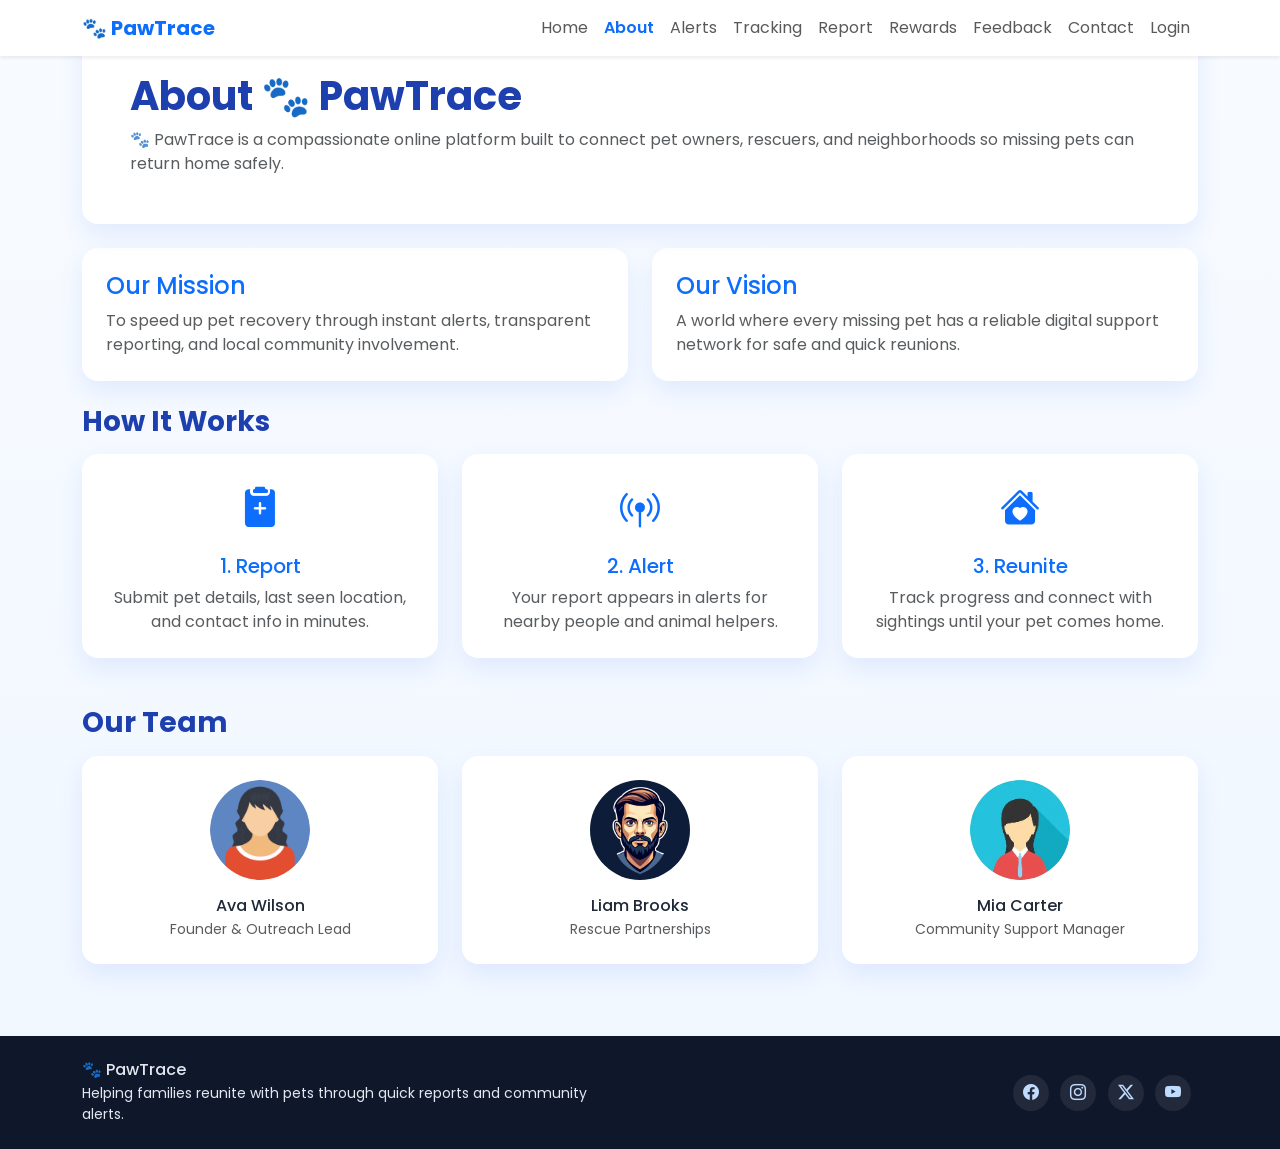
<file: about.html>
<!doctype html>
<html lang="en">
  <head>
    <meta charset="UTF-8" />
    <meta name="viewport" content="width=device-width, initial-scale=1.0" />
    <title>🐾 PawTrace | About</title>
    <link href="https://fonts.googleapis.com/css2?family=Poppins:wght@300;400;500;600;700&display=swap" rel="stylesheet" />
    <link href="https://cdn.jsdelivr.net/npm/bootstrap@5.3.3/dist/css/bootstrap.min.css" rel="stylesheet" />
    <link href="https://cdn.jsdelivr.net/npm/bootstrap-icons@1.11.3/font/bootstrap-icons.css" rel="stylesheet" />
    <link rel="stylesheet" href="assets/css/styles.css" />
  </head>
  <body>
    <div id="navbar-placeholder"></div>
    <main class="main-content container py-4">
      <section class="soft-card p-4 p-md-5 mb-4 fade-in bg-white">
        <h1 class="section-title">About 🐾 PawTrace</h1>
        <p class="text-muted mb-0">
          🐾 PawTrace is a compassionate online platform built to connect pet owners, rescuers, and neighborhoods so missing pets can return home safely.
        </p>
      </section>

      <section class="row g-4 mb-4">
        <div class="col-md-6">
          <div class="soft-card p-4 h-100 bg-white">
            <h4 class="text-primary">Our Mission</h4>
            <p class="mb-0 text-muted">To speed up pet recovery through instant alerts, transparent reporting, and local community involvement.</p>
          </div>
        </div>
        <div class="col-md-6">
          <div class="soft-card p-4 h-100 bg-white">
            <h4 class="text-primary">Our Vision</h4>
            <p class="mb-0 text-muted">A world where every missing pet has a reliable digital support network for safe and quick reunions.</p>
          </div>
        </div>
      </section>

      <section class="mb-5">
        <h3 class="section-title mb-3">How It Works</h3>
        <div class="row g-4">
          <div class="col-md-4">
            <div class="soft-card p-4 text-center h-100 bg-white">
              <i class="bi bi-clipboard2-plus-fill fs-1 text-primary"></i>
              <h5 class="mt-3">
                 <a href="report.html" style="text-decoration: none; ">1. Report</a></h5>
              <p class="text-muted mb-0">Submit pet details, last seen location, and contact info in minutes.</p>
            </div>
          </div>
          <div class="col-md-4">
            <div class="soft-card p-4 text-center h-100 bg-white">
              <i class="bi bi-broadcast-pin fs-1 text-primary"></i>
              <h5 class="mt-3">
                <a href="alerts.html" style="text-decoration: none; ">2. Alert</a></h5>
              <p class="text-muted mb-0">Your report appears in alerts for nearby people and animal helpers.</p>
            </div>
          </div>
          <div class="col-md-4">
            <div class="soft-card p-4 text-center h-100 bg-white">
              <i class="bi bi-house-heart-fill fs-1 text-primary"></i>
              <h5 class="mt-3">
                <a href="tracking.html" style="text-decoration: none; ">3. Reunite</a></h5>
              <p class="text-muted mb-0">Track progress and connect with sightings until your pet comes home.</p>
            </div>
          </div>
        </div>
      </section>

      <section>
        <h3 class="section-title mb-3">Our Team</h3>
        <div class="row g-4">
          <div class="col-md-4">
            <div class="soft-card p-4 bg-white text-center">
              <img src="4.jpg" class="rounded-circle mb-3" width="100" height="100" alt="Team member" />
              <h6 class="mb-1">Ava Wilson</h6>
              <p class="text-muted small mb-0">Founder & Outreach Lead</p>
            </div>
          </div>
          <div class="col-md-4">
            <div class="soft-card p-4 bg-white text-center">
              <img src="3.jpg" class="rounded-circle mb-3" width="100" height="100" alt="Team member" />
              <h6 class="mb-1">Liam Brooks</h6>
              <p class="text-muted small mb-0">Rescue Partnerships</p>
            </div>
          </div>
          <div class="col-md-4">
            <div class="soft-card p-4 bg-white text-center">
              <img src="2.jpg" class="rounded-circle mb-3" width="100" height="100" alt="Team member" />
              <h6 class="mb-1">Mia Carter</h6>
              <p class="text-muted small mb-0">Community Support Manager</p>
            </div>
          </div>
        </div>
      </section>
    </main>
    <div id="footer-placeholder"></div>
    <script src="https://cdn.jsdelivr.net/npm/bootstrap@5.3.3/dist/js/bootstrap.bundle.min.js"></script>
    <script src="assets/js/components.js"></script>
    <script src="assets/js/app.js"></script>
  </body>
</html>
</file>
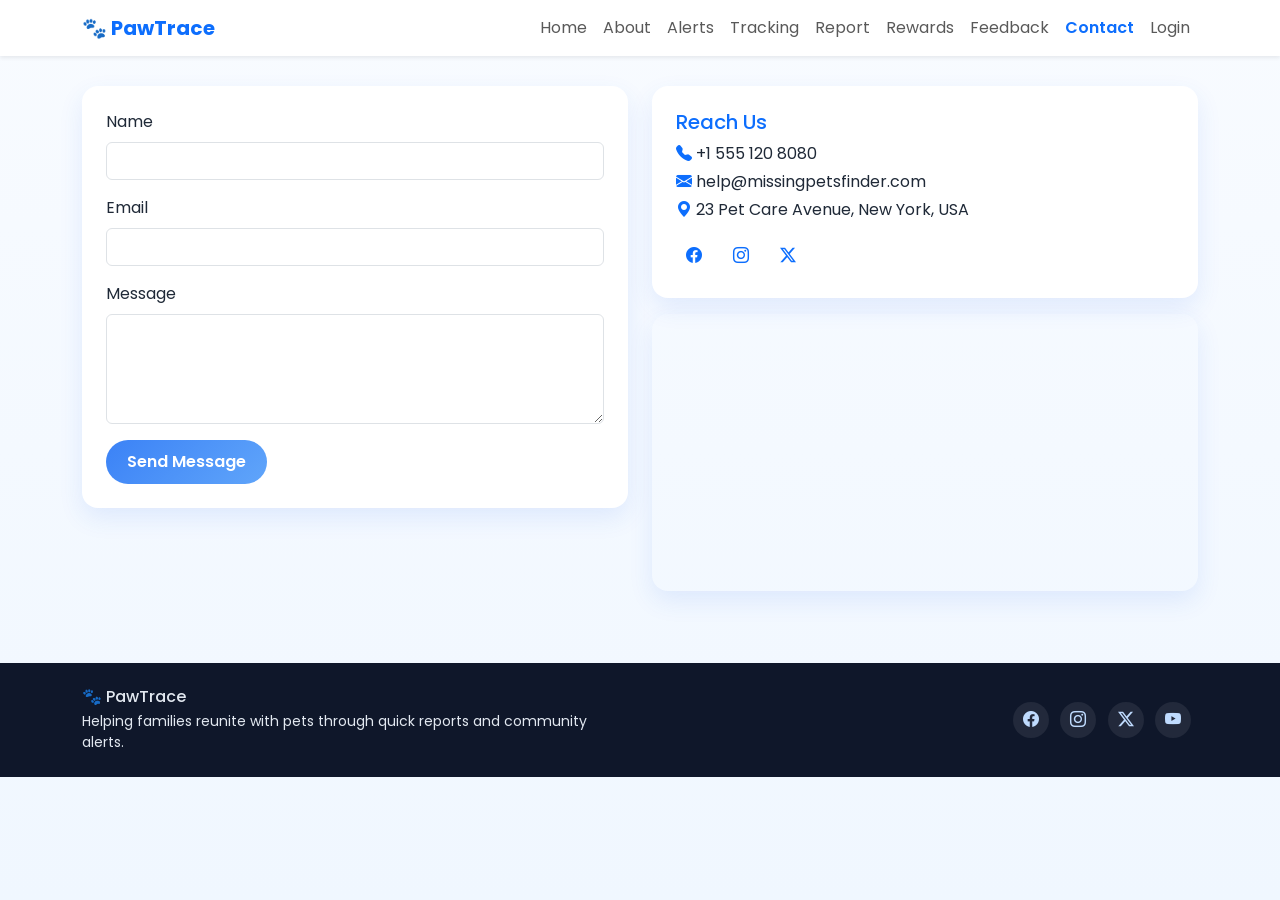
<file: contact.html>
<!doctype html>
<html lang="en">
  <head>
    <meta charset="UTF-8" />
    <meta name="viewport" content="width=device-width, initial-scale=1.0" />
    <title>🐾 PawTrace | Contact</title>
    <link href="https://fonts.googleapis.com/css2?family=Poppins:wght@300;400;500;600;700&display=swap" rel="stylesheet" />
    <link href="https://cdn.jsdelivr.net/npm/bootstrap@5.3.3/dist/css/bootstrap.min.css" rel="stylesheet" />
    <link href="https://cdn.jsdelivr.net/npm/bootstrap-icons@1.11.3/font/bootstrap-icons.css" rel="stylesheet" />
    <link rel="stylesheet" href="assets/css/styles.css" />
  </head>
  <body>
    <div id="navbar-placeholder"></div>
    <main class="main-content container py-4">
      <h2 class="section-title mb-4">Contact Us</h2>
      <div class="row g-4">
        <div class="col-lg-6">
          <div class="soft-card bg-white p-4">
            <form id="contactForm">
              <div class="mb-3">
                <label class="form-label" for="contactName">Name</label>
                <input id="contactName" class="form-control" required />
              </div>
              <div class="mb-3">
                <label class="form-label" for="contactEmail">Email</label>
                <input id="contactEmail" type="email" class="form-control" required />
              </div>
              <div class="mb-3">
                <label class="form-label" for="contactMessage">Message</label>
                <textarea id="contactMessage" rows="4" class="form-control" required></textarea>
              </div>
              <button class="btn btn-blue" type="submit">Send Message</button>
            </form>
          </div>
        </div>
        <div class="col-lg-6">
          <div class="soft-card bg-white p-4 mb-3">
            <h5 class="text-primary">Reach Us</h5>
            <p class="mb-1"><i class="bi bi-telephone-fill text-primary"></i> +1 555 120 8080</p>
            <p class="mb-1"><i class="bi bi-envelope-fill text-primary"></i> help@missingpetsfinder.com</p>
            <p class="mb-0"><i class="bi bi-geo-alt-fill text-primary"></i> 23 Pet Care Avenue, New York, USA</p>
            <div class="mt-3">
              <a class="social-icon" href="#"><i class="bi bi-facebook"></i></a>
              <a class="social-icon" href="#"><i class="bi bi-instagram"></i></a>
              <a class="social-icon" href="#"><i class="bi bi-twitter-x"></i></a>
            </div>
          </div>
          <div class="soft-card overflow-hidden">
            <iframe
              title="Office location"
              src="https://maps.google.com/maps?q=times%20square%20new%20york&t=&z=13&ie=UTF8&iwloc=&output=embed"
              width="100%"
              height="270"
              style="border:0"
              loading="lazy"
            ></iframe>
          </div>
        </div>
      </div>
    </main>
    <div id="footer-placeholder"></div>
    <script src="https://cdn.jsdelivr.net/npm/bootstrap@5.3.3/dist/js/bootstrap.bundle.min.js"></script>
    <script src="assets/js/components.js"></script>
    <script src="assets/js/app.js"></script>
  </body>
</html>
</file>
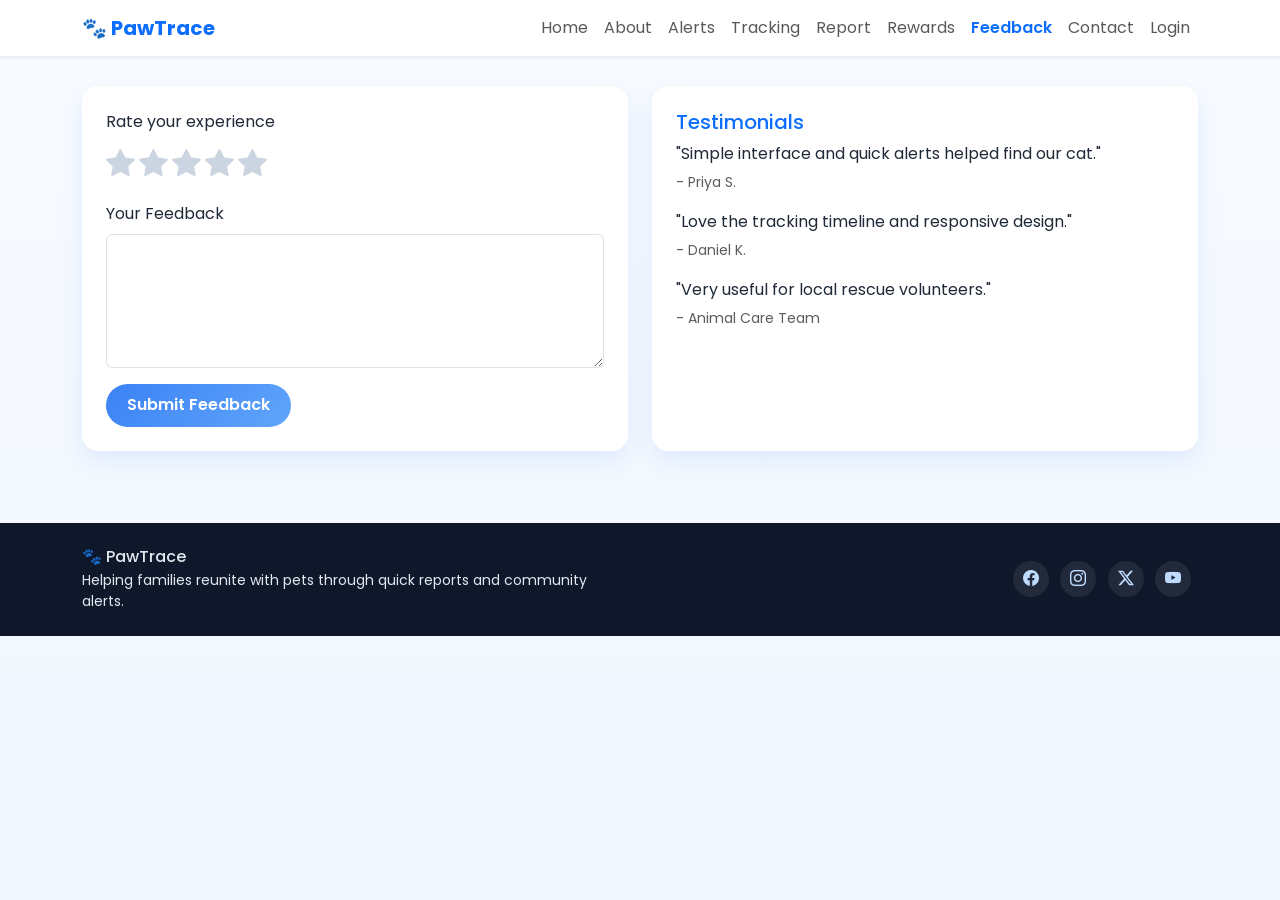
<file: feedback.html>
<!doctype html>
<html lang="en">
  <head>
    <meta charset="UTF-8" />
    <meta name="viewport" content="width=device-width, initial-scale=1.0" />
    <title>🐾 PawTrace | Feedback</title>
    <link href="https://fonts.googleapis.com/css2?family=Poppins:wght@300;400;500;600;700&display=swap" rel="stylesheet" />
    <link href="https://cdn.jsdelivr.net/npm/bootstrap@5.3.3/dist/css/bootstrap.min.css" rel="stylesheet" />
    <link href="https://cdn.jsdelivr.net/npm/bootstrap-icons@1.11.3/font/bootstrap-icons.css" rel="stylesheet" />
    <link rel="stylesheet" href="assets/css/styles.css" />
  </head>
  <body>
    <div id="navbar-placeholder"></div>
    <main class="main-content container py-4">
      <h2 class="section-title mb-4">Share Your Feedback</h2>
      <div class="row g-4">
        <div class="col-lg-6">
          <div class="soft-card bg-white p-4">
            <form id="feedbackForm">
              <label class="form-label">Rate your experience</label>
              <div class="mb-3">
                <i class="bi bi-star-fill rating-star" data-value="1"></i>
                <i class="bi bi-star-fill rating-star" data-value="2"></i>
                <i class="bi bi-star-fill rating-star" data-value="3"></i>
                <i class="bi bi-star-fill rating-star" data-value="4"></i>
                <i class="bi bi-star-fill rating-star" data-value="5"></i>
                <input type="hidden" id="ratingValue" />
              </div>
              <div class="mb-3">
                <label class="form-label">Your Feedback</label>
                <textarea class="form-control" rows="5" required></textarea>
              </div>
              <button class="btn btn-blue" type="submit">Submit Feedback</button>
            </form>
          </div>
        </div>
        <div class="col-lg-6">
          <div class="soft-card bg-white p-4 h-100">
            <h5 class="text-primary">Testimonials</h5>
            <div class="mb-3">
              <p class="mb-1">"Simple interface and quick alerts helped find our cat."</p>
              <small class="text-muted">- Priya S.</small>
            </div>
            <div class="mb-3">
              <p class="mb-1">"Love the tracking timeline and responsive design."</p>
              <small class="text-muted">- Daniel K.</small>
            </div>
            <div>
              <p class="mb-1">"Very useful for local rescue volunteers."</p>
              <small class="text-muted">- Animal Care Team</small>
            </div>
          </div>
        </div>
      </div>
    </main>
    <div id="footer-placeholder"></div>
    <script src="https://cdn.jsdelivr.net/npm/bootstrap@5.3.3/dist/js/bootstrap.bundle.min.js"></script>
    <script src="assets/js/components.js"></script>
    <script src="assets/js/app.js"></script>
  </body>
</html>
</file>
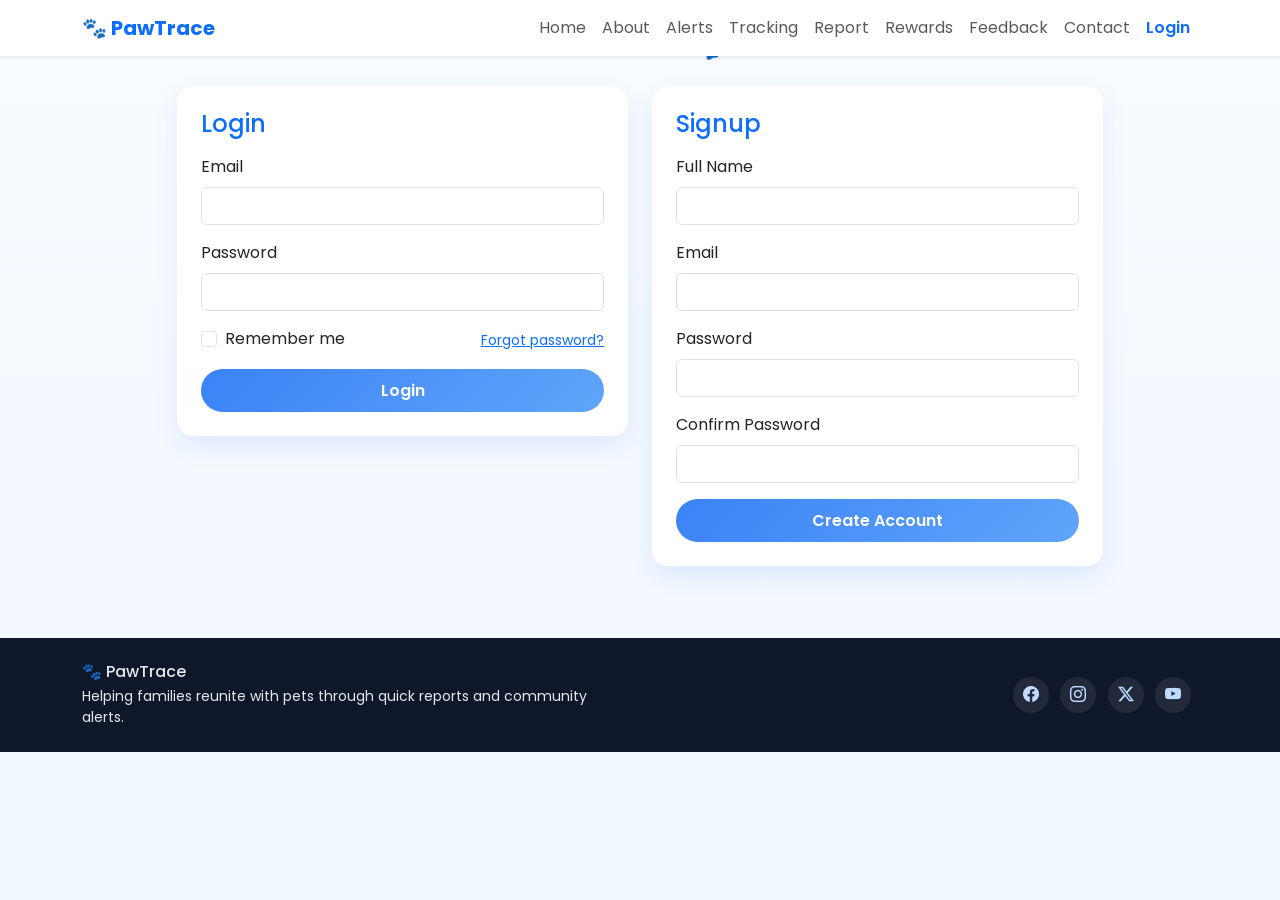
<file: login.html>
<!doctype html>
<html lang="en">
  <head>
    <meta charset="UTF-8" />
    <meta name="viewport" content="width=device-width, initial-scale=1.0" />
    <title>🐾 PawTrace | Login & Signup</title>
    <link href="https://fonts.googleapis.com/css2?family=Poppins:wght@300;400;500;600;700&display=swap" rel="stylesheet" />
    <link href="https://cdn.jsdelivr.net/npm/bootstrap@5.3.3/dist/css/bootstrap.min.css" rel="stylesheet" />
    <link href="https://cdn.jsdelivr.net/npm/bootstrap-icons@1.11.3/font/bootstrap-icons.css" rel="stylesheet" />
    <link rel="stylesheet" href="assets/css/styles.css" />
  </head>
  <body>
    <div id="navbar-placeholder"></div>
    <main class="main-content container py-4">
      <h2 class="section-title mb-4 text-center">Welcome Back to 🐾 PawTrace</h2>
      <div class="row g-4 justify-content-center">
        <div class="col-lg-5">
          <div class="card soft-card p-4 bg-white">
            <h4 class="text-primary mb-3">Login</h4>
            <form id="loginForm">
              <div class="mb-3">
                <label for="loginEmail" class="form-label">Email</label>
                <input id="loginEmail" type="email" class="form-control" required />
              </div>
              <div class="mb-3">
                <label for="loginPassword" class="form-label">Password</label>
                <input id="loginPassword" type="password" class="form-control" required />
              </div>
              <div class="d-flex justify-content-between align-items-center mb-3">
                <div class="form-check">
                  <input class="form-check-input" type="checkbox" id="rememberMe" />
                  <label class="form-check-label" for="rememberMe">Remember me</label>
                </div>
                <a href="#" class="small text-primary">Forgot password?</a>
              </div>
              <button class="btn btn-blue w-100" type="submit">Login</button>
            </form>
          </div>
        </div>
        <div class="col-lg-5">
          <div class="card soft-card p-4 bg-white">
            <h4 class="text-primary mb-3">Signup</h4>
            <form id="signupForm">
              <div class="mb-3">
                <label for="signupName" class="form-label">Full Name</label>
                <input id="signupName" type="text" class="form-control" required />
              </div>
              <div class="mb-3">
                <label for="signupEmail" class="form-label">Email</label>
                <input id="signupEmail" type="email" class="form-control" required />
              </div>
              <div class="mb-3">
                <label for="signupPassword" class="form-label">Password</label>
                <input id="signupPassword" type="password" class="form-control" required />
              </div>
              <div class="mb-3">
                <label for="signupConfirm" class="form-label">Confirm Password</label>
                <input id="signupConfirm" type="password" class="form-control" required />
              </div>
              <button class="btn btn-blue w-100" type="submit">Create Account</button>
            </form>
          </div>
        </div>
      </div>
    </main>
    <div id="footer-placeholder"></div>
    <script src="https://cdn.jsdelivr.net/npm/bootstrap@5.3.3/dist/js/bootstrap.bundle.min.js"></script>
    <script src="assets/js/components.js"></script>
    <script src="assets/js/app.js"></script>
  </body>
</html>
</file>
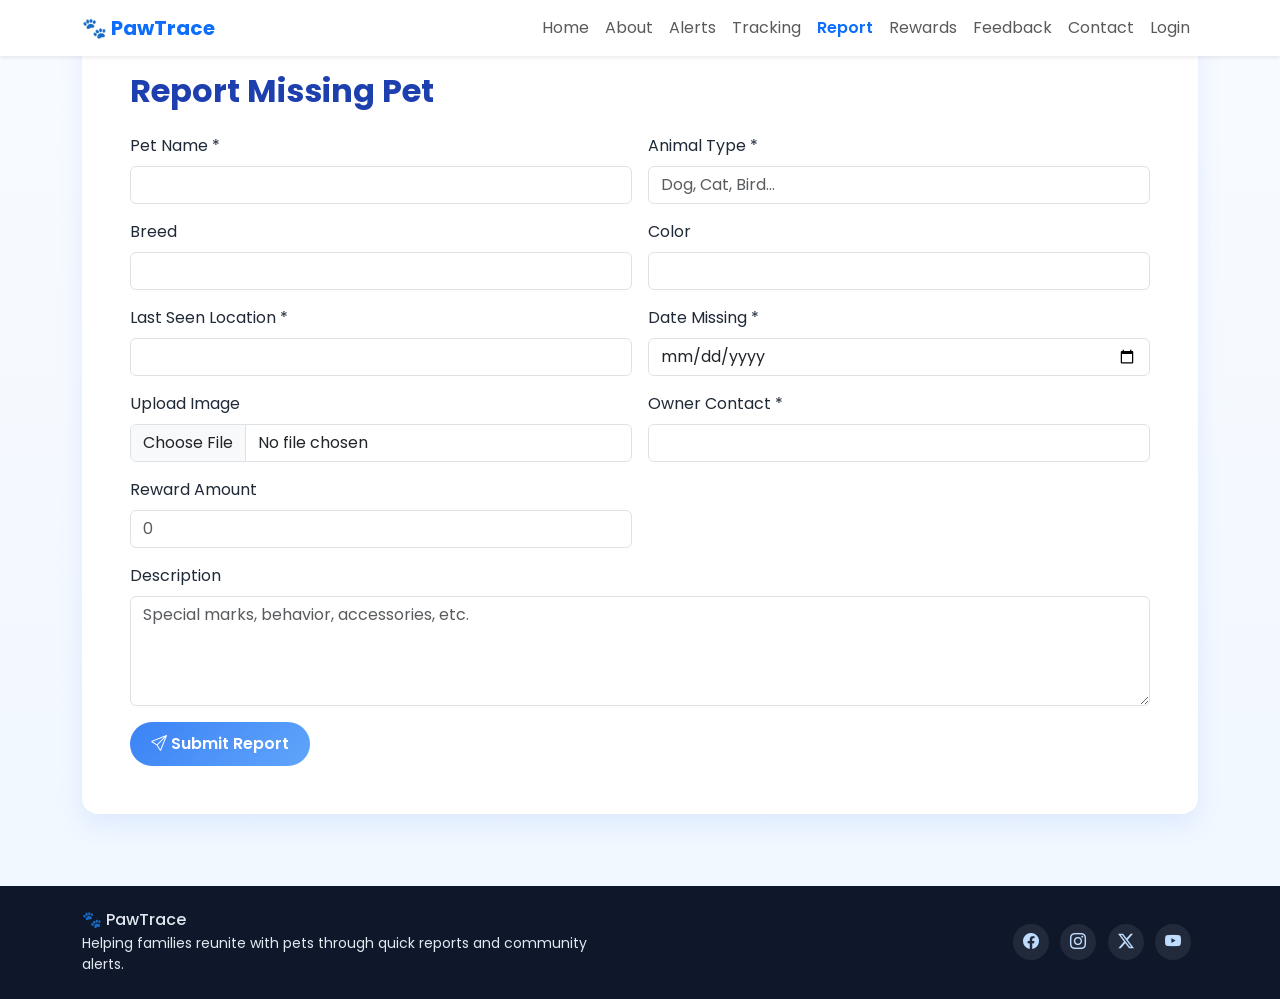
<file: report.html>
<!doctype html>
<html lang="en">
  <head>
    <meta charset="UTF-8" />
    <meta name="viewport" content="width=device-width, initial-scale=1.0" />
    <title>🐾 PawTrace | Report Missing Pet</title>
    <link href="https://fonts.googleapis.com/css2?family=Poppins:wght@300;400;500;600;700&display=swap" rel="stylesheet" />
    <link href="https://cdn.jsdelivr.net/npm/bootstrap@5.3.3/dist/css/bootstrap.min.css" rel="stylesheet" />
    <link href="https://cdn.jsdelivr.net/npm/bootstrap-icons@1.11.3/font/bootstrap-icons.css" rel="stylesheet" />
    <link rel="stylesheet" href="assets/css/styles.css" />
  </head>
  <body>
    <div id="navbar-placeholder"></div>
    <main class="main-content container py-4">
      <div class="soft-card bg-white p-4 p-md-5 fade-in">
        <h2 class="section-title mb-4">Report Missing Pet</h2>
        <form id="reportForm" class="row g-3">
          <div class="col-md-6">
            <label for="petName" class="form-label">Pet Name *</label>
            <input id="petName" type="text" class="form-control" required />
          </div>
          <div class="col-md-6">
            <label for="animalType" class="form-label">Animal Type *</label>
            <input id="animalType" type="text" class="form-control" placeholder="Dog, Cat, Bird..." required />
          </div>
          <div class="col-md-6">
            <label for="breed" class="form-label">Breed</label>
            <input id="breed" type="text" class="form-control" />
          </div>
          <div class="col-md-6">
            <label for="color" class="form-label">Color</label>
            <input id="color" type="text" class="form-control" />
          </div>
          <div class="col-md-6">
            <label for="location" class="form-label">Last Seen Location *</label>
            <input id="location" type="text" class="form-control" required />
          </div>
          <div class="col-md-6">
            <label for="dateMissing" class="form-label">Date Missing *</label>
            <input id="dateMissing" type="date" class="form-control" required />
          </div>
          <div class="col-md-6">
            <label for="petImage" class="form-label">Upload Image</label>
            <input id="petImage" type="file" accept="image/*" class="form-control" />
          </div>
          <div class="col-md-6">
            <label for="ownerContact" class="form-label">Owner Contact *</label>
            <input id="ownerContact" type="text" class="form-control" required />
          </div>
          <div class="col-md-6">
            <label for="reward" class="form-label">Reward Amount</label>
            <input id="reward" type="number" class="form-control" placeholder="0" />
          </div>
          <div class="col-12">
            <label for="description" class="form-label">Description</label>
            <textarea id="description" rows="4" class="form-control" placeholder="Special marks, behavior, accessories, etc."></textarea>
          </div>
          <div class="col-12">
            <button class="btn btn-blue" type="submit"><i class="bi bi-send"></i> Submit Report</button>
          </div>
        </form>
      </div>
    </main>
    <div id="footer-placeholder"></div>
    <script src="https://cdn.jsdelivr.net/npm/bootstrap@5.3.3/dist/js/bootstrap.bundle.min.js"></script>
    <script src="assets/js/components.js"></script>
    <script src="assets/js/app.js"></script>
  </body>
</html>
</file>
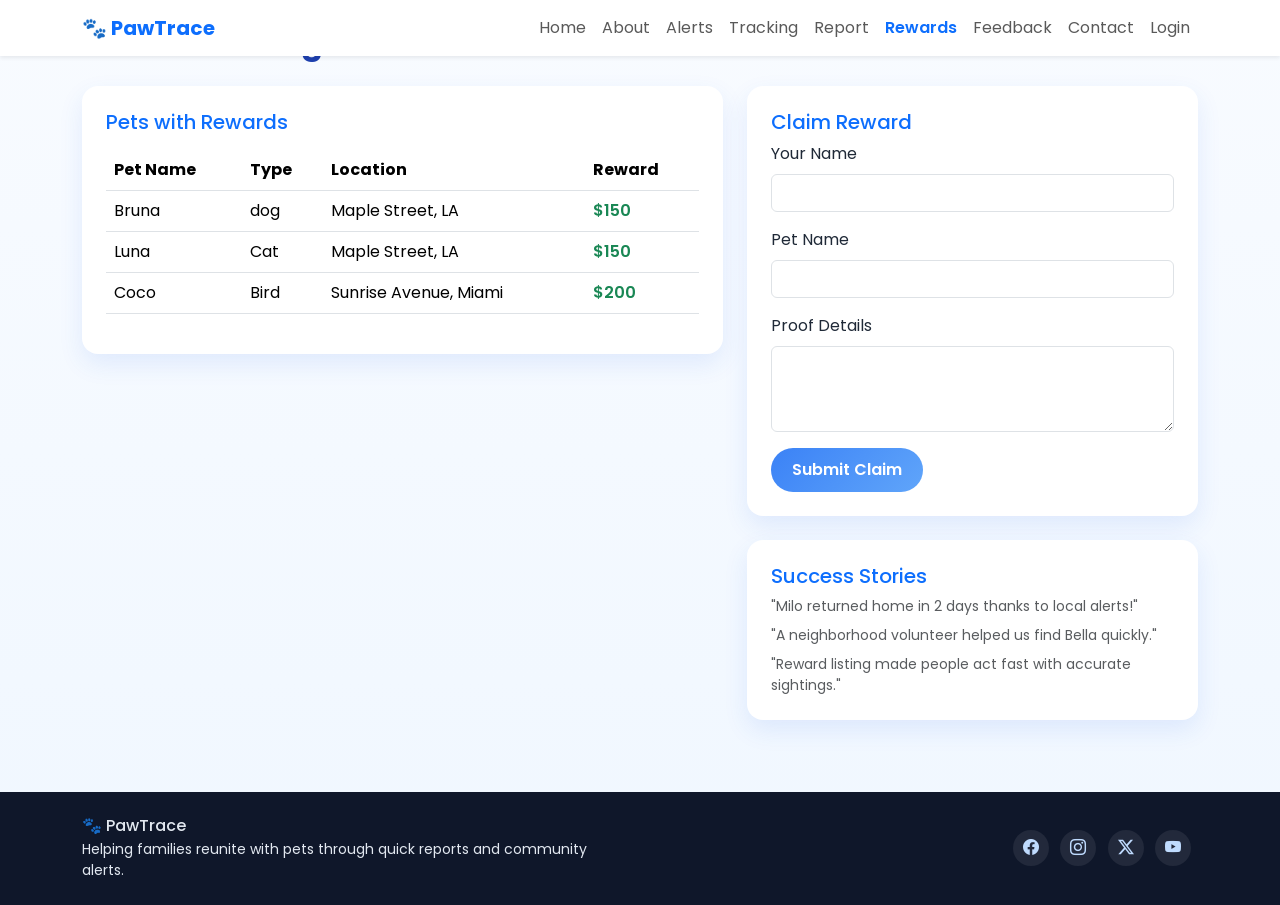
<file: reward.html>
<!doctype html>
<html lang="en">
  <head>
    <meta charset="UTF-8" />
    <meta name="viewport" content="width=device-width, initial-scale=1.0" />
    <title>🐾 PawTrace | Rewards</title>
    <link href="https://fonts.googleapis.com/css2?family=Poppins:wght@300;400;500;600;700&display=swap" rel="stylesheet" />
    <link href="https://cdn.jsdelivr.net/npm/bootstrap@5.3.3/dist/css/bootstrap.min.css" rel="stylesheet" />
    <link href="https://cdn.jsdelivr.net/npm/bootstrap-icons@1.11.3/font/bootstrap-icons.css" rel="stylesheet" />
    <link rel="stylesheet" href="assets/css/styles.css" />
  </head>
  <body>
    <div id="navbar-placeholder"></div>
    <main class="main-content container py-4">
      <h2 class="section-title mb-4">Reward Listings</h2>
      <div class="row g-4">
        <div class="col-lg-7">
          <div class="soft-card bg-white p-4">
            <h5 class="text-primary mb-3">Pets with Rewards</h5>
            <div class="table-responsive">
              <table class="table align-middle">
                <thead>
                  <tr>
                    <th>Pet Name</th>
                    <th>Type</th>
                    <th>Location</th>
                    <th>Reward</th>
                  </tr>
                </thead>
                <tbody id="rewardList"></tbody>
              </table>
            </div>
          </div>
        </div>
        <div class="col-lg-5">
          <div class="soft-card bg-white p-4 mb-4">
            <h5 class="text-primary">Claim Reward</h5>
            <form id="claimForm">
              <div class="mb-3">
                <label class="form-label">Your Name</label>
                <input class="form-control" required />
              </div>
              <div class="mb-3">
                <label class="form-label">Pet Name</label>
                <input class="form-control" required />
              </div>
              <div class="mb-3">
                <label class="form-label">Proof Details</label>
                <textarea class="form-control" rows="3" required></textarea>
              </div>
              <button class="btn btn-blue" type="submit">Submit Claim</button>
            </form>
          </div>
          <div class="soft-card bg-white p-4">
            <h5 class="text-primary">Success Stories</h5>
            <p class="text-muted small mb-2">"Milo returned home in 2 days thanks to local alerts!"</p>
            <p class="text-muted small mb-2">"A neighborhood volunteer helped us find Bella quickly."</p>
            <p class="text-muted small mb-0">"Reward listing made people act fast with accurate sightings."</p>
          </div>
        </div>
      </div>
    </main>
    <div id="footer-placeholder"></div>
    <script src="https://cdn.jsdelivr.net/npm/bootstrap@5.3.3/dist/js/bootstrap.bundle.min.js"></script>
    <script src="assets/js/components.js"></script>
    <script src="assets/js/app.js"></script>
  </body>
</html>
</file>
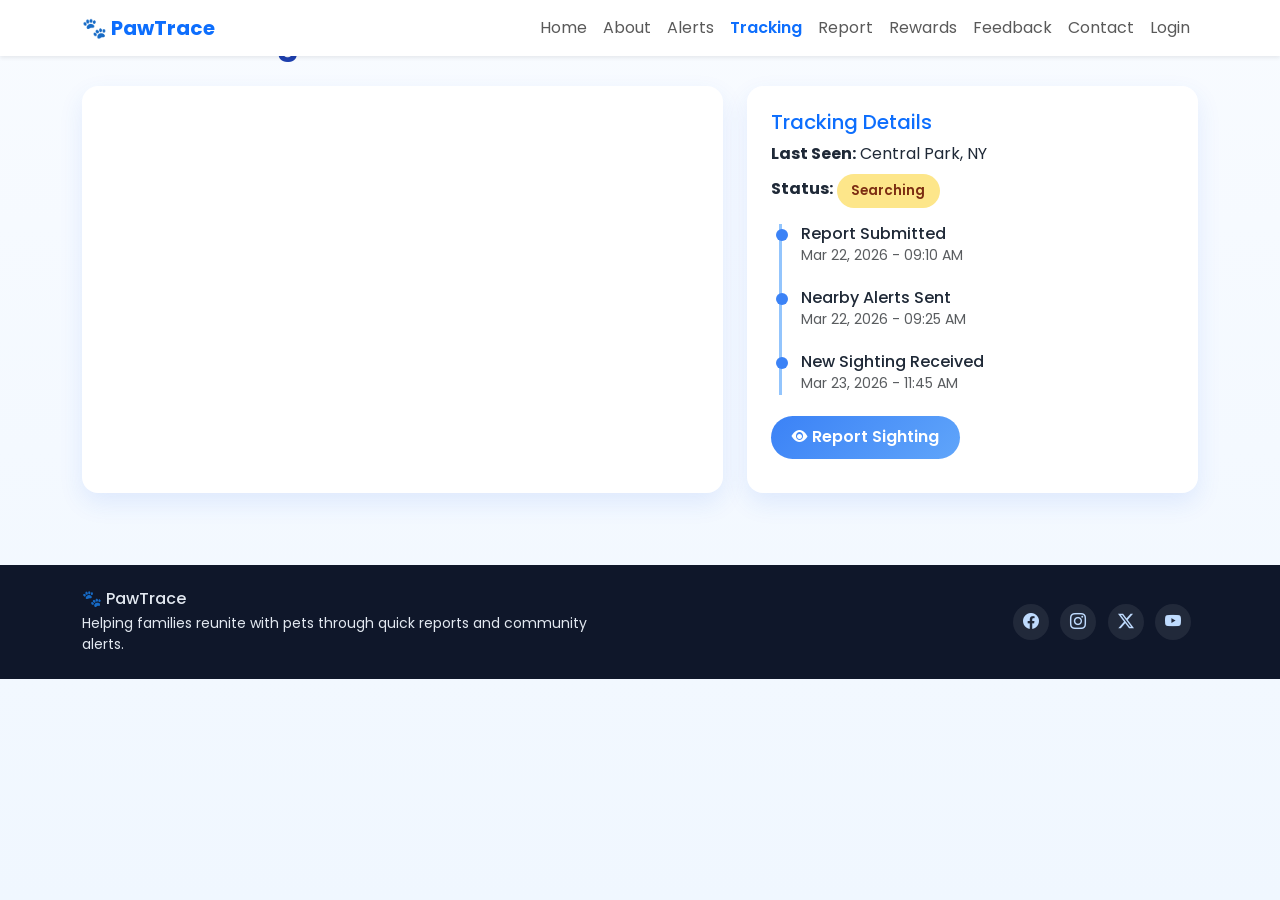
<file: tracking.html>
<!doctype html>
<html lang="en">
  <head>
    <meta charset="UTF-8" />
    <meta name="viewport" content="width=device-width, initial-scale=1.0" />
    <title>🐾 PawTrace | Live Tracking</title>
    <link href="https://fonts.googleapis.com/css2?family=Poppins:wght@300;400;500;600;700&display=swap" rel="stylesheet" />
    <link href="https://cdn.jsdelivr.net/npm/bootstrap@5.3.3/dist/css/bootstrap.min.css" rel="stylesheet" />
    <link href="https://cdn.jsdelivr.net/npm/bootstrap-icons@1.11.3/font/bootstrap-icons.css" rel="stylesheet" />
    <link rel="stylesheet" href="assets/css/styles.css" />
  </head>
  <body>
    <div id="navbar-placeholder"></div>
    <main class="main-content container py-4">
      <h2 class="section-title mb-4">Live Tracking</h2>
      <div class="row g-4">
        <div class="col-lg-7">
          <div class="soft-card overflow-hidden bg-white">
            <iframe
              title="Map placeholder"
              src="https://maps.google.com/maps?q=central%20park%20new%20york&t=&z=13&ie=UTF8&iwloc=&output=embed"
              width="100%"
              height="400"
              style="border: 0;"
              loading="lazy"
            ></iframe>
          </div>
        </div>
        <div class="col-lg-5">
          <div class="soft-card bg-white p-4 h-100">
            <h5 class="text-primary">Tracking Details</h5>
            <p class="mb-2"><strong>Last Seen:</strong> Central Park, NY</p>
            <p class="mb-3"><strong>Status:</strong> <span id="trackingStatus" class="status-pill status-searching">Searching</span></p>
            <div class="timeline mb-3">
              <div class="timeline-item">
                <h6 class="mb-0">Report Submitted</h6>
                <small class="text-muted">Mar 22, 2026 - 09:10 AM</small>
              </div>
              <div class="timeline-item">
                <h6 class="mb-0">Nearby Alerts Sent</h6>
                <small class="text-muted">Mar 22, 2026 - 09:25 AM</small>
              </div>
              <div class="timeline-item">
                <h6 class="mb-0">New Sighting Received</h6>
                <small class="text-muted">Mar 23, 2026 - 11:45 AM</small>
              </div>
            </div>
            <button id="reportSightingBtn" class="btn btn-blue"><i class="bi bi-eye-fill"></i> Report Sighting</button>
          </div>
        </div>
      </div>
    </main>
    <div id="footer-placeholder"></div>
    <script src="https://cdn.jsdelivr.net/npm/bootstrap@5.3.3/dist/js/bootstrap.bundle.min.js"></script>
    <script src="assets/js/components.js"></script>
    <script src="assets/js/app.js"></script>
  </body>
</html>
</file>
<file: assets/css/styles.css>
:root {
  --primary: #3b82f6;
  --primary-dark: #1e40af;
  --secondary: #60a5fa;
  --light-bg: #f0f7ff;
  --surface: #ffffff;
  --text-dark: #1f2937;
  --muted: #6b7280;
}

* {
  box-sizing: border-box;
}

body {
  font-family: "Poppins", sans-serif;
  color: var(--text-dark);
  background: linear-gradient(180deg, #f8fbff 0%, var(--light-bg) 100%);
  min-height: 100vh;
}

.main-content {
  padding-top: 88px;
}

.section-title {
  font-weight: 700;
  color: var(--primary-dark);
}

.soft-card {
  border: 0;
  border-radius: 1rem;
  box-shadow: 0 10px 24px rgba(37, 99, 235, 0.1);
  transition: transform 0.25s ease, box-shadow 0.25s ease;
}

.soft-card:hover {
  transform: translateY(-6px);
  box-shadow: 0 14px 30px rgba(37, 99, 235, 0.2);
}

.btn-blue {
  background: linear-gradient(135deg, var(--primary), var(--secondary));
  border: none;
  color: #fff;
  border-radius: 999px;
  padding: 0.6rem 1.3rem;
  font-weight: 600;
}

.btn-blue:hover {
  color: #fff;
  filter: brightness(0.95);
}

.hero {
  background: linear-gradient(120deg, #eff6ff, #dbeafe);
  border-radius: 1.5rem;
  padding: 3rem 1.5rem;
  margin-bottom: 2rem;
}

.hero img {
  max-height: 320px;
  object-fit: cover;
  border-radius: 1.2rem;
  box-shadow: 0 14px 30px rgba(30, 64, 175, 0.2);
}

.search-pill {
  border-radius: 999px;
  border: 1px solid #bfdbfe;
  padding: 0.7rem 1rem;
}

.pet-card-img {
  height: 210px;
  object-fit: cover;
  border-top-left-radius: 1rem;
  border-top-right-radius: 1rem;
}

.alert-badge {
  background: #ef4444;
  color: #fff;
  border-radius: 999px;
  font-size: 0.72rem;
  padding: 0.2rem 0.55rem;
}

.status-pill {
  display: inline-block;
  border-radius: 999px;
  padding: 0.4rem 0.9rem;
  font-size: 0.85rem;
  font-weight: 600;
}

.status-searching { background: #fde68a; color: #7c2d12; }
.status-progress { background: #bfdbfe; color: #1e3a8a; }
.status-found { background: #bbf7d0; color: #14532d; }

.timeline {
  border-left: 3px solid #93c5fd;
  margin-left: 0.5rem;
  padding-left: 1.2rem;
}

.timeline-item {
  position: relative;
  margin-bottom: 1.3rem;
}

.timeline-item::before {
  content: "";
  width: 12px;
  height: 12px;
  background: var(--primary);
  border-radius: 50%;
  position: absolute;
  left: -1.55rem;
  top: 0.35rem;
}

.footer {
  background: #0f172a;
  color: #e2e8f0;
}

.footer a {
  color: #bfdbfe;
  text-decoration: none;
}

.footer a:hover {
  color: #fff;
}

.social-icon {
  width: 36px;
  height: 36px;
  display: inline-flex;
  align-items: center;
  justify-content: center;
  background: rgba(255, 255, 255, 0.08);
  border-radius: 50%;
  margin-right: 0.45rem;
}

.rating-star {
  font-size: 1.8rem;
  color: #cbd5e1;
  cursor: pointer;
  transition: color 0.2s ease;
}

.rating-star.active {
  color: #f59e0b;
}

.fade-in {
  animation: fadeInUp 0.65s ease both;
}

@keyframes fadeInUp {
  from { opacity: 0; transform: translateY(14px); }
  to { opacity: 1; transform: translateY(0); }
}

@media (max-width: 767px) {
  .hero {
    text-align: center;
  }
}
</file>
